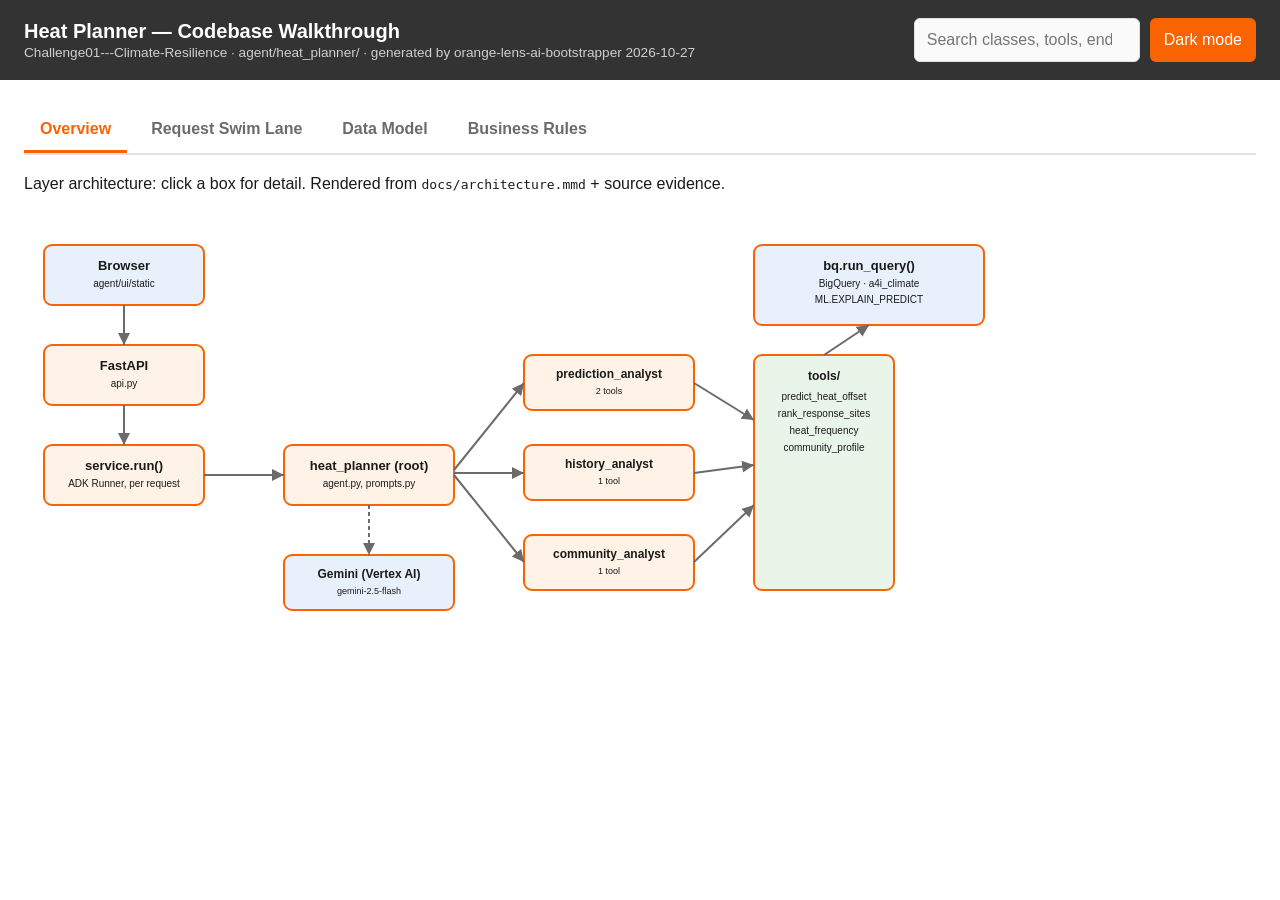
<file: docs/architecture/codebase-walkthrough.html>
<!doctype html>
<html lang="en" data-theme="light">
<head>
<meta charset="utf-8">
<meta name="viewport" content="width=device-width, initial-scale=1">
<title>Heat Planner — Codebase Walkthrough</title>
<style>
  :root {
    --orange:#F96302; --dark:#333333; --light:#F5F5F5; --green:#4CAF50; --blue:#2196F3; --amber:#FF9800;
    --bg:#ffffff; --fg:#1a1a1a; --card:#fafafa; --border:#e2e2e2; --muted:#6b6b6b;
  }
  :root[data-theme="dark"] {
    --bg:#1b1b1b; --fg:#f0f0f0; --card:#262626; --border:#3a3a3a; --muted:#a8a8a8; --light:#2a2a2a;
  }
  * { box-sizing: border-box; }
  body { margin:0; background:var(--bg); color:var(--fg); font-family:-apple-system,Segoe UI,Roboto,Helvetica,Arial,sans-serif; }
  .skip-link { position:absolute; left:-999px; top:0; background:var(--orange); color:#fff; padding:10px 16px; z-index:100; }
  .skip-link:focus { left:8px; top:8px; }
  header { background:var(--dark); color:#fff; padding:18px 24px; display:flex; align-items:center; justify-content:space-between; gap:16px; flex-wrap:wrap; }
  header h1 { font-size:1.25rem; margin:0; }
  header .sub { color:#cfcfcf; font-size:.85rem; margin-top:2px; }
  .controls { display:flex; gap:10px; align-items:center; }
  button, input[type="search"] { font:inherit; }
  .btn { background:var(--orange); color:#fff; border:none; border-radius:6px; padding:8px 14px; min-height:44px; min-width:44px; cursor:pointer; }
  .btn:focus-visible, a:focus-visible, [tabindex]:focus-visible { outline:none; box-shadow:0 0 0 3px rgba(249,99,2,0.5); }
  #search { padding:8px 12px; border-radius:6px; border:1px solid var(--border); min-width:220px; background:var(--card); color:var(--fg); min-height:44px; }
  main { max-width:1400px; margin:0 auto; padding:28px 24px; }
  [role="tablist"] { display:flex; gap:8px; flex-wrap:wrap; border-bottom:2px solid var(--border); margin-bottom:20px; }
  [role="tab"] { background:none; border:none; padding:12px 16px; min-height:44px; cursor:pointer; font-weight:600; color:var(--muted); border-bottom:3px solid transparent; }
  [role="tab"][aria-selected="true"] { color:var(--orange); border-bottom-color:var(--orange); }
  [role="tabpanel"] { display:none; }
  [role="tabpanel"].active { display:block; }
  .grid { display:grid; grid-template-columns:repeat(auto-fit, minmax(260px,1fr)); gap:18px; }
  .card { background:var(--card); border:1px solid var(--border); border-radius:10px; padding:14px 18px; }
  .card h3 { margin-top:0; }
  table { width:100%; border-collapse:collapse; font-size:.92rem; }
  th, td { text-align:left; padding:10px 12px; border-bottom:1px solid var(--border); vertical-align:top; }
  th { color:var(--muted); font-weight:600; }
  .badge { display:inline-block; padding:2px 8px; border-radius:12px; font-size:.75rem; font-weight:700; color:#fff; }
  .badge.validation{background:var(--blue);} .badge.eligibility{background:var(--green);}
  .badge.routing{background:var(--orange);} .badge.security{background:#d32f2f;}
  .badge.feature-flag{background:#c9a400;color:#222;}
  svg text { fill:var(--fg); font-family:inherit; }
  .svg-wrap { overflow-x:auto; padding:16px 0; }
  .svg-clickable { cursor:pointer; }
  .svg-clickable:hover rect, .svg-clickable:focus rect { filter:brightness(1.08); }
  .box { stroke:var(--orange); stroke-width:2; fill:var(--light); }
  .boxfill-agent { fill:#fff3e8; } :root[data-theme="dark"] .boxfill-agent { fill:#3a2a1a; }
  .boxfill-tool { fill:#eaf5ea; } :root[data-theme="dark"] .boxfill-tool { fill:#1e2e1e; }
  .boxfill-data { fill:#e8f1fb; } :root[data-theme="dark"] .boxfill-data { fill:#1a2733; }
  .tooltip { position:fixed; background:var(--dark); color:#fff; padding:6px 10px; border-radius:6px; font-size:.8rem; pointer-events:none; z-index:50; display:none; }
  dialog { border:none; border-radius:10px; max-width:560px; width:90%; padding:0; background:var(--card); color:var(--fg); }
  dialog::backdrop { background:rgba(0,0,0,.5); }
  dialog .hd { padding:18px 24px; border-bottom:1px solid var(--border); display:flex; justify-content:space-between; align-items:center; }
  dialog .bd { padding:20px 24px; }
  .sr-only { position:absolute; width:1px; height:1px; overflow:hidden; clip:rect(0,0,0,0); white-space:nowrap; }
  @media (max-width:768px) { .grid { grid-template-columns:1fr; } }
  @media print { header .controls, [role="tablist"] { display:none; } [role="tabpanel"] { display:block !important; } }
</style>
</head>
<body>
<a class="skip-link" href="#main-content">Skip to main content</a>
<header>
  <div>
    <h1>Heat Planner — Codebase Walkthrough</h1>
    <div class="sub">Challenge01---Climate-Resilience · agent/heat_planner/ · generated by orange-lens-ai-bootstrapper 2026-10-27</div>
  </div>
  <div class="controls">
    <input id="search" type="search" placeholder="Search classes, tools, endpoints..." aria-label="Search classes, tools, endpoints">
    <button class="btn" id="theme-toggle" aria-pressed="false">Dark mode</button>
  </div>
</header>

<main id="main-content">
  <div role="tablist" aria-label="Walkthrough sections">
    <button role="tab" id="tab-overview" aria-controls="panel-overview" aria-selected="true">Overview</button>
    <button role="tab" id="tab-swimlane" aria-controls="panel-swimlane" aria-selected="false" tabindex="-1">Request Swim Lane</button>
    <button role="tab" id="tab-data" aria-controls="panel-data" aria-selected="false" tabindex="-1">Data Model</button>
    <button role="tab" id="tab-rules" aria-controls="panel-rules" aria-selected="false" tabindex="-1">Business Rules</button>
  </div>

  <section role="tabpanel" id="panel-overview" aria-labelledby="tab-overview" class="active">
    <p>Layer architecture: click a box for detail. Rendered from <code>docs/architecture.mmd</code> + source evidence.</p>
    <div class="svg-wrap">
      <svg role="img" aria-label="Layer architecture diagram" viewBox="0 0 980 420" width="100%" style="max-width:980px">
        <title>Heat Planner layer architecture</title>
        <desc>Browser to FastAPI to ADK agent tree to tools to BigQuery, with Vertex AI/Gemini reasoning.</desc>

        <g class="svg-clickable" tabindex="0" role="button" data-id="browser">
          <rect class="box boxfill-data" x="20" y="20" width="160" height="60" rx="8"/>
          <text x="100" y="45" text-anchor="middle" font-size="13" font-weight="700">Browser</text>
          <text x="100" y="62" text-anchor="middle" font-size="10">agent/ui/static</text>
        </g>

        <g class="svg-clickable" tabindex="0" role="button" data-id="api">
          <rect class="box boxfill-agent" x="20" y="120" width="160" height="60" rx="8"/>
          <text x="100" y="145" text-anchor="middle" font-size="13" font-weight="700">FastAPI</text>
          <text x="100" y="162" text-anchor="middle" font-size="10">api.py</text>
        </g>

        <g class="svg-clickable" tabindex="0" role="button" data-id="service">
          <rect class="box boxfill-agent" x="20" y="220" width="160" height="60" rx="8"/>
          <text x="100" y="245" text-anchor="middle" font-size="13" font-weight="700">service.run()</text>
          <text x="100" y="262" text-anchor="middle" font-size="10">ADK Runner, per request</text>
        </g>

        <g class="svg-clickable" tabindex="0" role="button" data-id="root">
          <rect class="box boxfill-agent" x="260" y="220" width="170" height="60" rx="8"/>
          <text x="345" y="245" text-anchor="middle" font-size="13" font-weight="700">heat_planner (root)</text>
          <text x="345" y="262" text-anchor="middle" font-size="10">agent.py, prompts.py</text>
        </g>

        <g class="svg-clickable" tabindex="0" role="button" data-id="prediction">
          <rect class="box boxfill-agent" x="500" y="130" width="170" height="55" rx="8"/>
          <text x="585" y="153" text-anchor="middle" font-size="12" font-weight="700">prediction_analyst</text>
          <text x="585" y="169" text-anchor="middle" font-size="9">2 tools</text>
        </g>
        <g class="svg-clickable" tabindex="0" role="button" data-id="history">
          <rect class="box boxfill-agent" x="500" y="220" width="170" height="55" rx="8"/>
          <text x="585" y="243" text-anchor="middle" font-size="12" font-weight="700">history_analyst</text>
          <text x="585" y="259" text-anchor="middle" font-size="9">1 tool</text>
        </g>
        <g class="svg-clickable" tabindex="0" role="button" data-id="community">
          <rect class="box boxfill-agent" x="500" y="310" width="170" height="55" rx="8"/>
          <text x="585" y="333" text-anchor="middle" font-size="12" font-weight="700">community_analyst</text>
          <text x="585" y="349" text-anchor="middle" font-size="9">1 tool</text>
        </g>

        <g class="svg-clickable" tabindex="0" role="button" data-id="tools">
          <rect class="box boxfill-tool" x="730" y="130" width="140" height="235" rx="8"/>
          <text x="800" y="155" text-anchor="middle" font-size="12" font-weight="700">tools/</text>
          <text x="800" y="175" text-anchor="middle" font-size="10">predict_heat_offset</text>
          <text x="800" y="192" text-anchor="middle" font-size="10">rank_response_sites</text>
          <text x="800" y="209" text-anchor="middle" font-size="10">heat_frequency</text>
          <text x="800" y="226" text-anchor="middle" font-size="10">community_profile</text>
        </g>

        <g class="svg-clickable" tabindex="0" role="button" data-id="bq">
          <rect class="box boxfill-data" x="730" y="20" width="230" height="80" rx="8"/>
          <text x="845" y="45" text-anchor="middle" font-size="13" font-weight="700">bq.run_query()</text>
          <text x="845" y="62" text-anchor="middle" font-size="10">BigQuery · a4i_climate</text>
          <text x="845" y="78" text-anchor="middle" font-size="10">ML.EXPLAIN_PREDICT</text>
        </g>

        <g class="svg-clickable" tabindex="0" role="button" data-id="gemini">
          <rect class="box boxfill-data" x="260" y="330" width="170" height="55" rx="8"/>
          <text x="345" y="353" text-anchor="middle" font-size="12" font-weight="700">Gemini (Vertex AI)</text>
          <text x="345" y="369" text-anchor="middle" font-size="9">gemini-2.5-flash</text>
        </g>

        <!-- connectors -->
        <line x1="100" y1="80" x2="100" y2="120" stroke="var(--muted)" stroke-width="2" marker-end="url(#arrow)"/>
        <line x1="100" y1="180" x2="100" y2="220" stroke="var(--muted)" stroke-width="2" marker-end="url(#arrow)"/>
        <line x1="180" y1="250" x2="260" y2="250" stroke="var(--muted)" stroke-width="2" marker-end="url(#arrow)"/>
        <line x1="345" y1="280" x2="345" y2="330" stroke="var(--muted)" stroke-width="2" stroke-dasharray="4 3" marker-end="url(#arrow)"/>
        <line x1="430" y1="245" x2="500" y2="158" stroke="var(--muted)" stroke-width="2" marker-end="url(#arrow)"/>
        <line x1="430" y1="248" x2="500" y2="248" stroke="var(--muted)" stroke-width="2" marker-end="url(#arrow)"/>
        <line x1="430" y1="250" x2="500" y2="337" stroke="var(--muted)" stroke-width="2" marker-end="url(#arrow)"/>
        <line x1="670" y1="158" x2="730" y2="195" stroke="var(--muted)" stroke-width="2" marker-end="url(#arrow)"/>
        <line x1="670" y1="248" x2="730" y2="240" stroke="var(--muted)" stroke-width="2" marker-end="url(#arrow)"/>
        <line x1="670" y1="337" x2="730" y2="280" stroke="var(--muted)" stroke-width="2" marker-end="url(#arrow)"/>
        <line x1="800" y1="130" x2="845" y2="100" stroke="var(--muted)" stroke-width="2" marker-end="url(#arrow)"/>
        <defs>
          <marker id="arrow" markerWidth="8" markerHeight="8" refX="6" refY="3" orient="auto">
            <path d="M0,0 L6,3 L0,6 z" fill="var(--muted)"/>
          </marker>
        </defs>
      </svg>
    </div>
  </section>

  <section role="tabpanel" id="panel-swimlane" aria-labelledby="tab-swimlane" hidden>
    <h2>Request Swim Lane — a chat turn</h2>
    <div class="grid">
      <div class="card"><h3>1. Browser</h3><p><code>POST /api/chat</code> with <code>{question, history}</code>. UI renders <code>message</code>, <code>cards</code> (tool results) and <code>followups</code> from the response.</p></div>
      <div class="card"><h3>2. FastAPI (api.py)</h3><p><code>ChatIn</code> Pydantic model validates length. <code>asyncio.to_thread(service.run, ...)</code> runs the synchronous agent loop off the event loop.</p></div>
      <div class="card"><h3>3. service.run()</h3><p>Fresh <code>AgentContext</code> + <code>InMemorySessionService</code>. Replays history into a session, then drives <code>Runner.run_async</code>.</p></div>
      <div class="card"><h3>4. Root agent routing</h3><p><code>heat_planner</code> reads <code>prompts.ROOT</code>, calls ADK's <code>transfer_to_agent</code> to one of 3 sub-agents based on the question.</p></div>
      <div class="card"><h3>5. Sub-agent → tool</h3><p>E.g. <code>prediction_analyst</code> calls <code>predict_heat_offset(lat, lon)</code>. <code>callbacks.before_tool/after_tool</code> record timing into the trace.</p></div>
      <div class="card"><h3>6. Tool → BigQuery</h3><p>Coverage check, then <code>bq.run_query()</code> with parameters, then <code>ML.EXPLAIN_PREDICT</code> on <code>offset_model</code>. <code>@safe_tool</code> catches any failure.</p></div>
      <div class="card"><h3>7. Response assembly</h3><p><code>split_followups()</code> extracts the <code>FOLLOW-UPS:</code> line. Response: <code>{message, cards, steps, followups, stopped_early}</code>.</p></div>
    </div>
  </section>

  <section role="tabpanel" id="panel-data" aria-labelledby="tab-data" hidden>
    <h2>Data Model — BigQuery dataset <code>a4i_climate</code></h2>
    <table>
      <thead><tr><th>Table / Model</th><th>Key fields referenced in code</th><th>Used by</th></tr></thead>
      <tbody>
        <tr><td><strong>heat_observations</strong></td><td>latitude, longitude, temp_f</td><td><code>mapdata.measured_points</code>, <code>tools/prediction._coverage</code></td></tr>
        <tr><td><strong>station_daily_temps</strong></td><td>observation_date, max_temp_f</td><td><code>tools/history.heat_frequency</code></td></tr>
        <tr><td><strong>tract_demographics</strong></td><td>geo_id, tract_lat, tract_lon, median_age, poverty_rate, no_vehicle_rate, total_pop, median_year_structure_built</td><td><code>tools/prediction</code>, <code>tools/community</code>, <code>mapdata.tract_predictions</code></td></tr>
        <tr><td><strong>offset_model</strong> (BQML)</td><td>feature columns from FEATURE_SQL: latitude, longitude, dist_center_km, lat_sq, lon_sq, lat_lon + cleaned demographics</td><td><code>tools/prediction.predict_heat_offset</code>, <code>predict_all_tracts</code> via <code>ML.EXPLAIN_PREDICT</code></td></tr>
      </tbody>
    </table>
    <p>Census "not available" sentinel <code>-666666666</code> is converted to <code>NULL</code> before reaching the model (<code>tools/prediction.py</code>, <code>TRACT_CLEAN_SQL</code>).</p>
  </section>

  <section role="tabpanel" id="panel-rules" aria-labelledby="tab-rules" hidden>
    <h2>Business Rules Inventory</h2>
    <div class="grid">
      <div class="card"><span class="badge validation">Validation</span><h3>Coordinate &amp; range validation</h3><p><code>tools/_common.py</code> — <code>validate_coordinates</code>, <code>clamp_int</code>. Every tool validates before building SQL.</p></div>
      <div class="card"><span class="badge eligibility">Eligibility</span><h3>Coverage gate</h3><p><code>_within_coverage()</code> refuses a prediction outside the measured bounding box — "out_of_coverage", not a guess.</p></div>
      <div class="card"><span class="badge security">Security</span><h3>No LLM-built SQL</h3><p>Every query is fixed text + <code>ScalarQueryParameter</code>; the model only supplies tool arguments.</p></div>
      <div class="card"><span class="badge security">Security</span><h3>Exception containment</h3><p><code>@safe_tool</code> — no tool exception, and no internal detail, ever reaches the model or the HTTP client.</p></div>
      <div class="card"><span class="badge routing">Routing</span><h3>Specialist routing</h3><p>Root prompt routes to exactly one of 3 sub-agents per concern; small disjoint tool sets keep routing unambiguous.</p></div>
      <div class="card"><span class="badge security">Security</span><h3>No race/ethnicity reasoning</h3><p><code>prompts.py</code> (ROOT, COMMUNITY) explicitly forbids using race/ethnicity to justify a recommendation. See <a href="../adr/ADR-003-exclude-race-as-model-input.md">ADR-003</a>.</p></div>
      <div class="card"><span class="badge eligibility">Eligibility</span><h3>Step budget</h3><p><code>before_model</code> callback stops the loop after <code>AGENT_MAX_STEPS</code> (default 12) rather than looping forever.</p></div>
      <div class="card"><span class="badge feature-flag">Config</span><h3>Cost ceiling</h3><p><code>maximum_bytes_billed</code> (default 1GB) and <code>max_rows</code> enforced on every BigQuery query via <code>Settings</code>.</p></div>
    </div>
    <div class="card" style="margin-top:18px;border-color:var(--orange)">
      <h3>Cascading rule chain example</h3>
      <p><strong>Coordinate input</strong> → <em>validate_coordinates</em> → <strong>coverage check</strong> → <em>_within_coverage</em> → if out of coverage, <strong>refuse with reason</strong>; if in coverage → <strong>ML.EXPLAIN_PREDICT</strong> → <strong>no race reasoning</strong> applied to the explanation the agent gives back to the planner.</p>
    </div>
  </section>
</main>

<div class="tooltip" id="tooltip" role="status" aria-live="polite"></div>

<dialog id="detail-modal" aria-labelledby="modal-title">
  <div class="hd">
    <h2 id="modal-title" style="margin:0;font-size:1.05rem"></h2>
    <button class="btn" id="modal-close" aria-label="Close">×</button>
  </div>
  <div class="bd" id="modal-body"></div>
</dialog>

<script>
(function () {
  "use strict";
  var LABEL_MAP = {
    browser: { title: "Browser (agent/ui/static)", body: "The chat + map + graph UI. Sends POST /api/chat and reads /api/map/* and /api/graph." },
    api: { title: "FastAPI (api.py)", body: "Validates ChatIn/Turn with Pydantic length caps. Maps AgentError/ToolError to HTTP 503; everything else to a generic 500 via the global exception handler." },
    service: { title: "service.run() (service.py)", body: "Builds a fresh AgentContext + InMemorySessionService per request. Stateless: the browser resends history every turn." },
    root: { title: "heat_planner root agent (agent.py, prompts.py)", body: "Routes to one of three sub-agents. Never invents numbers; declines other cities; asks for coordinates rather than guessing them." },
    prediction: { title: "prediction_analyst", body: "Tools: predict_heat_offset, rank_response_sites. Calls the BQML offset_model via ML.EXPLAIN_PREDICT." },
    history: { title: "history_analyst", body: "Tool: heat_frequency. Reports how often a threshold is crossed using 7 years of station_daily_temps." },
    community: { title: "community_analyst", body: "Tool: community_profile. Reports population, age, poverty and no-vehicle rate for tracts near a point. Never discusses race/ethnicity (ADR-003)." },
    tools: { title: "tools/ package", body: "Every tool is wrapped in @safe_tool and validates input via tools/_common.py before querying BigQuery." },
    bq: { title: "bq.run_query() (bq.py)", body: "The single BigQuery entry point. Enforces maximum_bytes_billed and max_rows on every query; fixed SQL + ScalarQueryParameter only." },
    gemini: { title: "Gemini via Vertex AI", body: "HEAT_AGENT_MODEL (default gemini-2.5-flash), authenticated by the Cloud Run service account — no API key." }
  };

  function $(sel, root) { return (root || document).querySelector(sel); }
  function $all(sel, root) { return Array.prototype.slice.call((root || document).querySelectorAll(sel)); }

  // Tabs
  var tabs = $all('[role="tab"]');
  function selectTab(tab) {
    tabs.forEach(function (t) {
      var selected = t === tab;
      t.setAttribute('aria-selected', String(selected));
      t.tabIndex = selected ? 0 : -1;
      var panel = document.getElementById(t.getAttribute('aria-controls'));
      if (panel) { panel.hidden = !selected; panel.classList.toggle('active', selected); }
    });
    tab.focus();
  }
  tabs.forEach(function (t, i) {
    t.addEventListener('click', function () { selectTab(t); });
    t.addEventListener('keydown', function (e) {
      if (e.key === 'ArrowRight') { selectTab(tabs[(i + 1) % tabs.length]); }
      if (e.key === 'ArrowLeft') { selectTab(tabs[(i - 1 + tabs.length) % tabs.length]); }
    });
  });

  // Theme toggle
  var themeBtn = $('#theme-toggle');
  function applyTheme(mode) {
    document.documentElement.setAttribute('data-theme', mode);
    themeBtn.setAttribute('aria-pressed', String(mode === 'dark'));
    themeBtn.textContent = mode === 'dark' ? 'Light mode' : 'Dark mode';
    try { localStorage.setItem('walkthrough-theme', mode); } catch (e) {}
  }
  var saved = 'light';
  try { saved = localStorage.getItem('walkthrough-theme') || 'light'; } catch (e) {}
  applyTheme(saved);
  themeBtn.addEventListener('click', function () {
    applyTheme(document.documentElement.getAttribute('data-theme') === 'dark' ? 'light' : 'dark');
  });

  // Clickable SVG nodes
  var tooltip = $('#tooltip');
  var modal = $('#detail-modal');
  var modalTitle = $('#modal-title');
  var modalBody = $('#modal-body');

  $all('.svg-clickable').forEach(function (g) {
    var id = g.getAttribute('data-id');
    var info = LABEL_MAP[id];
    if (!info) return;
    function open() {
      modalTitle.textContent = info.title;
      modalBody.textContent = info.body;
      if (typeof modal.showModal === 'function') modal.showModal(); else modal.setAttribute('open', '');
    }
    g.addEventListener('click', open);
    g.addEventListener('keydown', function (e) { if (e.key === 'Enter' || e.key === ' ') { e.preventDefault(); open(); } });
    g.addEventListener('mouseenter', function (e) {
      tooltip.textContent = info.title + ' — click for details';
      tooltip.style.display = 'block';
    });
    g.addEventListener('mousemove', function (e) {
      tooltip.style.left = (e.clientX + 12) + 'px';
      tooltip.style.top = (e.clientY + 12) + 'px';
    });
    g.addEventListener('mouseleave', function () { tooltip.style.display = 'none'; });
  });
  $('#modal-close').addEventListener('click', function () { modal.close ? modal.close() : modal.removeAttribute('open'); });
  document.addEventListener('keydown', function (e) { if (e.key === 'Escape' && modal.open) modal.close(); });

  // Search filter (simple text highlight across cards/table rows)
  $('#search').addEventListener('input', function (e) {
    var q = e.target.value.trim().toLowerCase();
    $all('.card, tr').forEach(function (el) {
      if (!q) { el.style.opacity = ''; return; }
      var match = el.textContent.toLowerCase().indexOf(q) !== -1;
      el.style.opacity = match ? '' : '0.25';
    });
  });
})();
</script>
</body>
</html>
</file>
